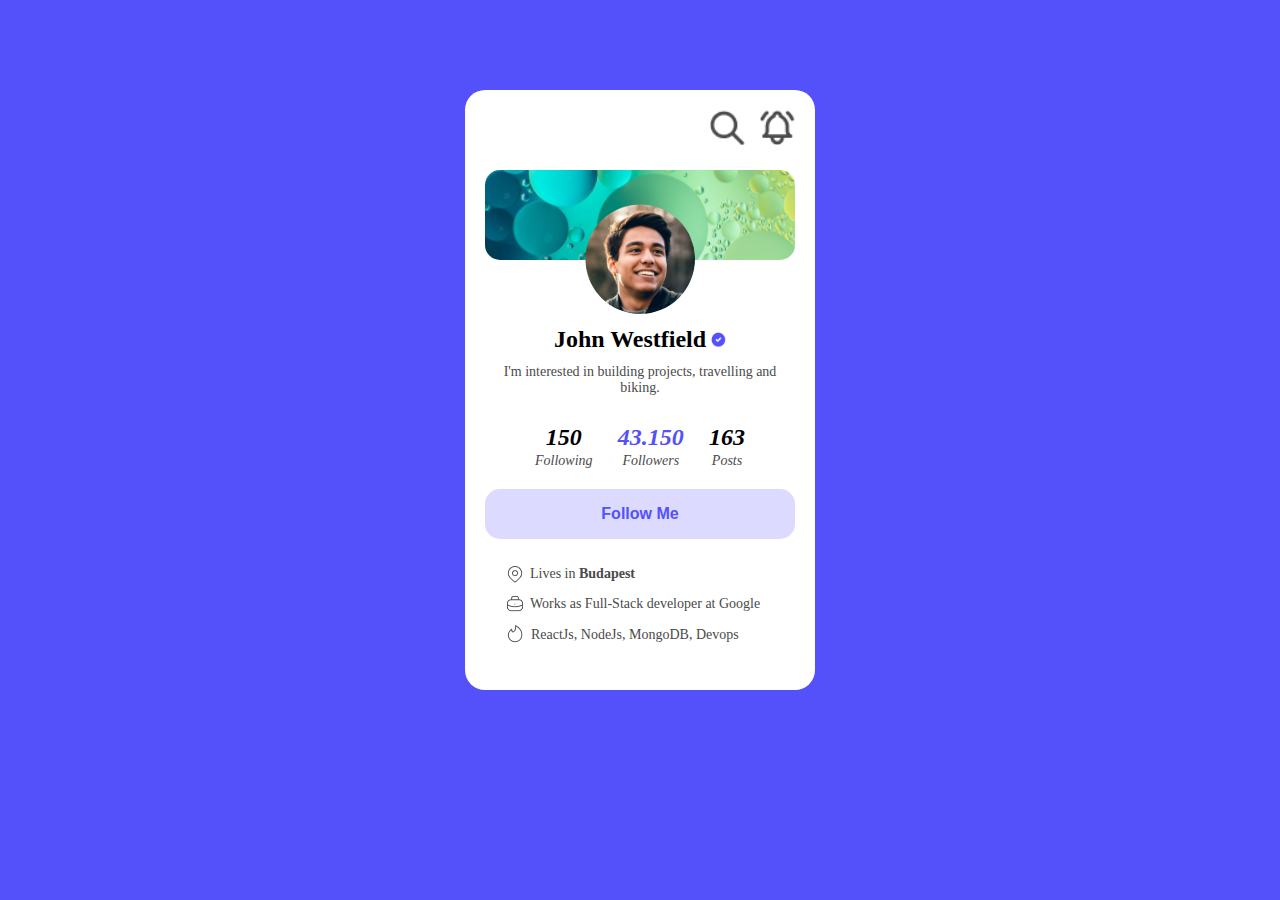
<file: index.html>
<!DOCTYPE html>
<html lang="en">
<meta charset="UTF-8" name="viewport" content="width=device-width,initial-scale=1.0">
<link rel="stylesheet" href="profilewidget.css"/>
<head>
<title>Profile Widget</title>
</head>
  <main>
    <div class="container">
      <div class="icons">
        <div class="search"><img src="search.png"
     alt="search"></div>
        <div class="bell"><img src="bell.png"
     alt="bell"></div>
      </div>
      <div class="green-container"></div>
      <div class="avatar"></div>
     <div class="zname"><h1>John Westfield</h1><div class="chckmark"><img src="checkmark.png"
     alt="checkmark"></div></div>
     <P>I'm interested in building projects, travelling and biking.</P>
     <div class="metrics">
       <i><h3>150</h3><span>Following</span></i>
       <i><h3>43.150</h3><span>Followers</span></i>
       <i><h3>163</h3><span>Posts</span></i>
     </div>
     <button>Follow Me</button>
     <section>
       <div class="location"><img src="mark.png"
     alt="Location"><p>Lives in <span>Budapest</span></p></div>
       <div class="job"><img src="case.png"
     alt="Work"><p>Works as Full-Stack developer at Google</p></div>
       <div class="skills"><img src="fire.png"
     alt="Skills"><p>ReactJs, NodeJs, MongoDB, Devops</p></div>
     </section>
      </div>
      </main>
</file>
<file: profilewidget.css>
* {
    box-sizing: border-box;
	 transition: 0.5s;
}

html {
	scroll-behavior: smooth;
}

body {
  display: flex;
  margin: auto;
  justify-content: center;
  background-color: #5451fa;
}

.container {
  width: 350px;
  height: 600px;
  margin-top: 90px;
  background-color: white;
  border-radius: 20px;
  padding: 20px;
}

.icons {
  display: flex;
  justify-content: right;
}

.search, .bell {
  width: 35px;
  height: 35px;
  margin-left: 15px;
  border-radius: 50%;
  background-color: #5451fa;
}

.green-container {
  width: 310px;
  height: 90px;
  margin: auto;
  margin-top: 25px;
  border-radius: 15px;
  background-image: url('background.png');
  background-size: 310px auto;
  background-repeat: no-repeat;
  background-color: #5451fa;
}

.avatar {
  position: relative;
  z-index: 1;
  top: -10%;
  width: 110px;
  height: 110px;
  margin: auto;
  border-radius: 50%;
  background-color: none;
  background-image: url('avatar.png');
  background-size: cover;
}

.zname {
  display: flex;
  justify-content: center;
  align-items: center;
  margin-top: -60px;
}

h1 {
  font-size: 24px;
  text-align: center;
}

.chckmark {
   width: 15px;
  height: 15px;
  margin-left: 5px;
  border-radius: 50%;
  background-color: #5451fa;
}

p {
  font-size: 14px;
  text-align: center;
  margin-top: -5px;
  color: #4a4a4a;
}

.metrics {
  display: flex;
  margin-top: -10px;
  justify-content: center;
  justify-content: space-between;
  text-align: center;
  padding-left: 50px;
  padding-right: 50px;
}

h3 {
  font-weight: bold;
  font-size: 24px;
  margin-bottom: 0px;
}

i:nth-of-type(2) {
  color: #5451fa;
}

span {
  font-size: 14px;
  color: #4a4a4a;
}

button {
  width: 100%;
  height: 50px;
  margin-top: 20px;
  border: 0px;
  border-radius: 15px;
  color: #5451fa;
  font-size: 16px;
  font-weight: bold;
  background-color: #dcdafe;
}

button:hover {
  color: white;
  background-color: #5451fa;
}

button:focus-visible {
    outline: auto 0px;
}

section {
  display: flex;
  margin: auto;
  width: 100%;
  padding-left: 20px;
  flex-direction: column;
  text-align left;
  margin-top: 25px;
}

div.location, div.skills, div.job {
  display: flex;
  align-items: center;
  margin-bottom: 10px;
}

div.location > p {
  margin: 0px;
  margin-left: 5px;
  display: inline;
}

.location > p > span {
  font-weight: bold;
}

div.job > p {
  margin: 0px;
  display: inline;
  margin-left: 5px;
}

div.skills > p {
  margin: 0px;
  display: inline;
  margin-left: 5px;
}
</file>
